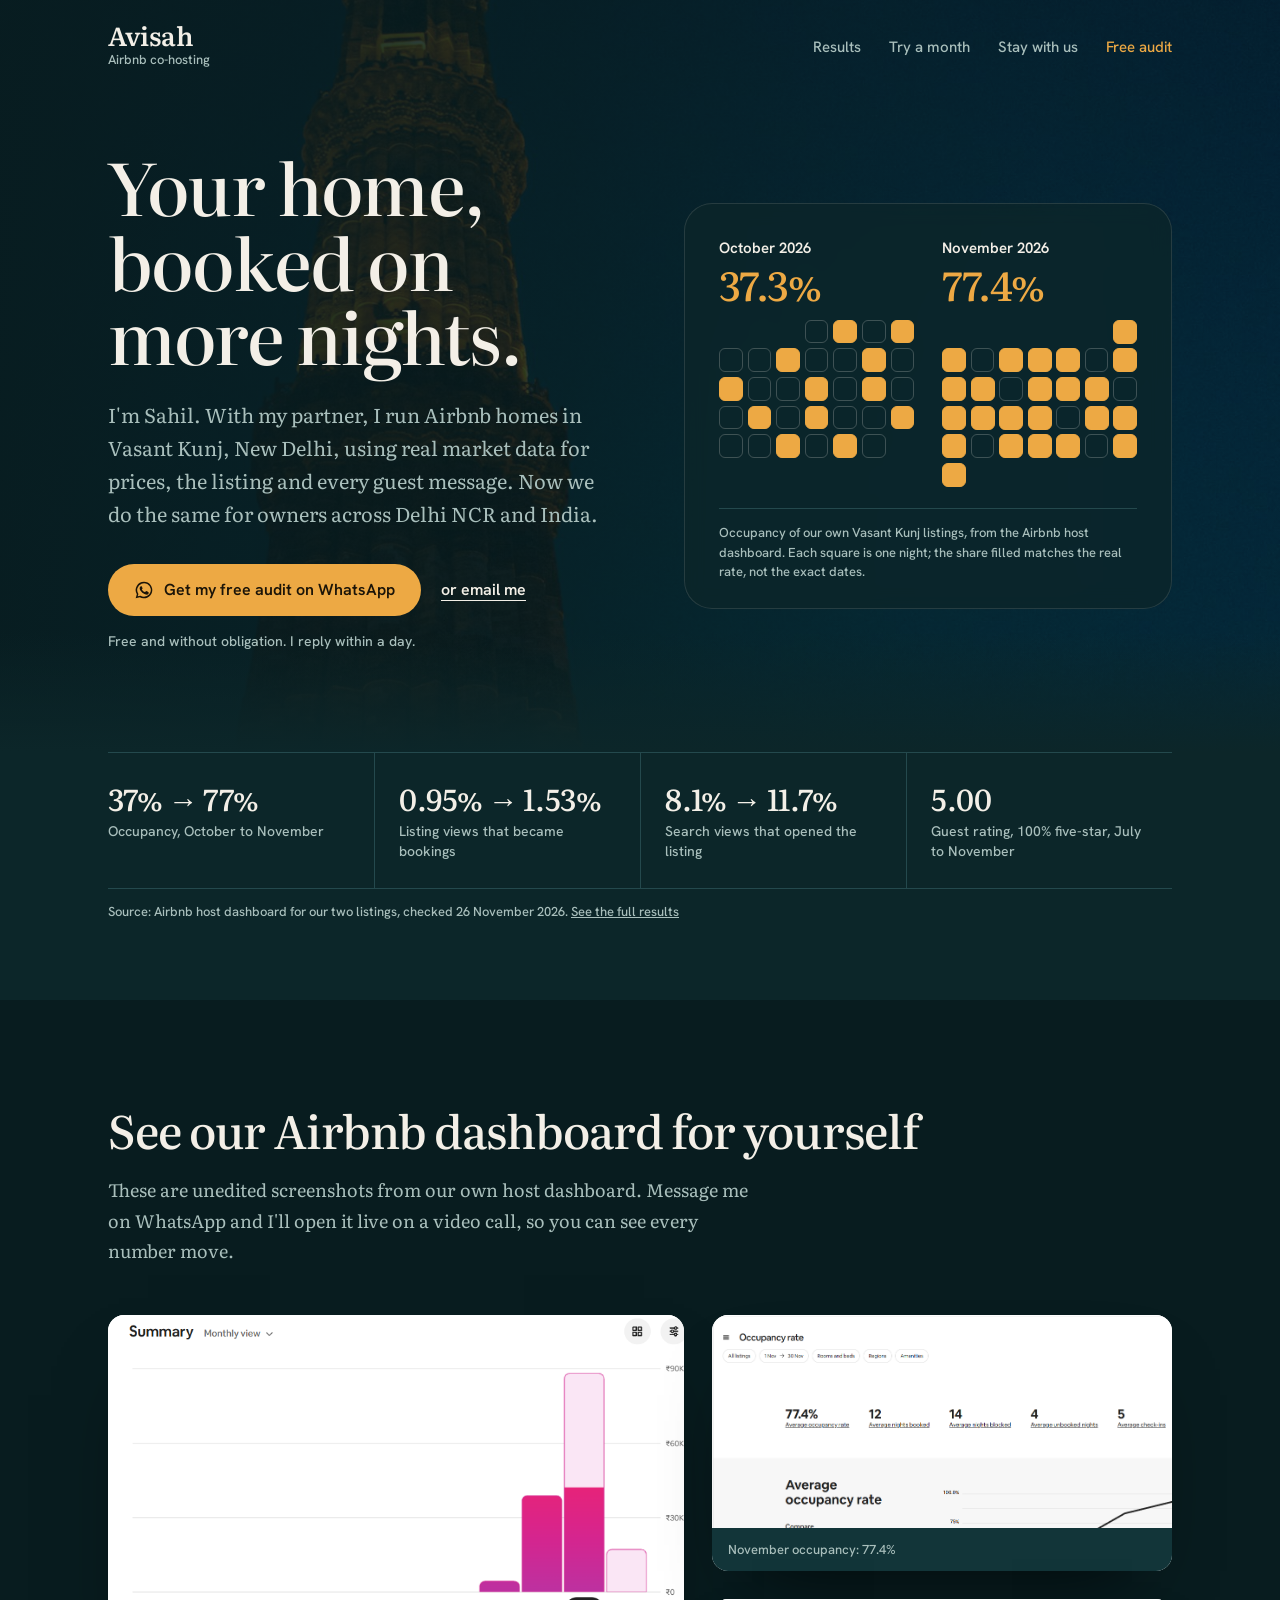
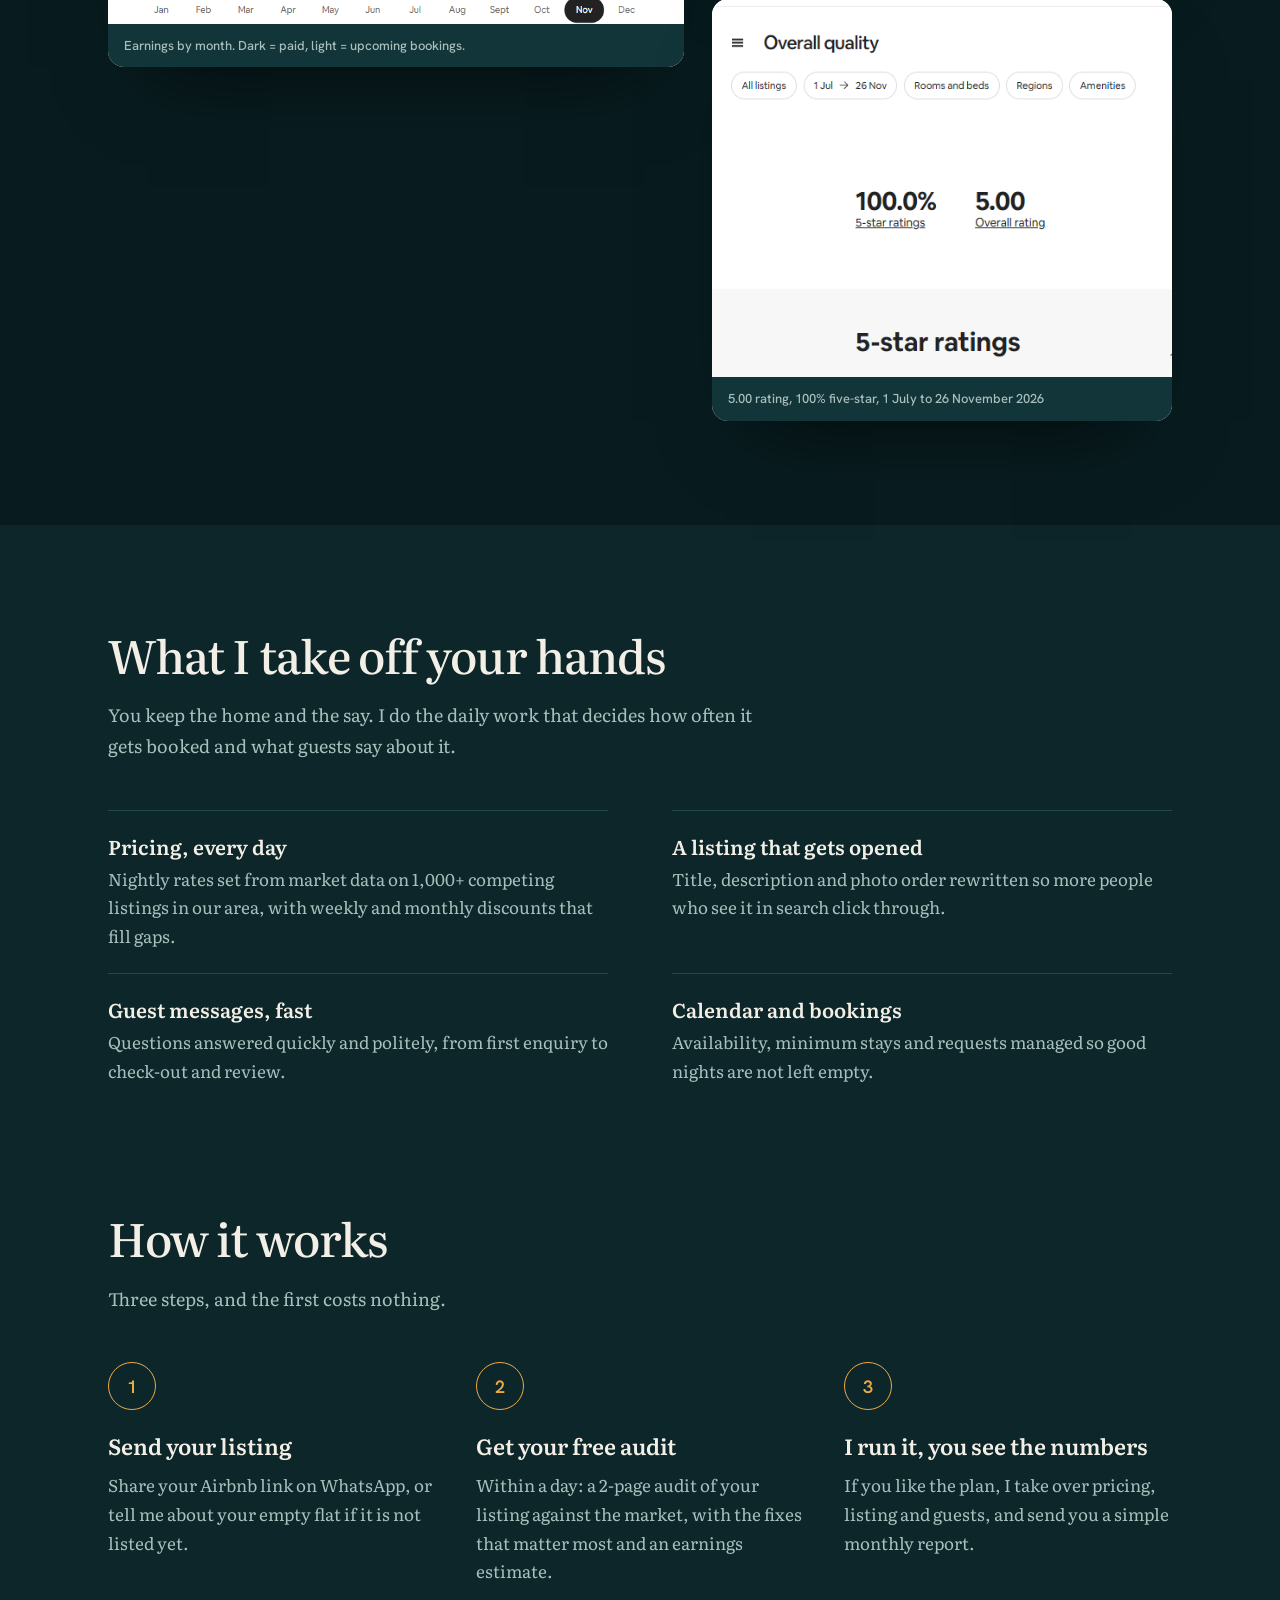
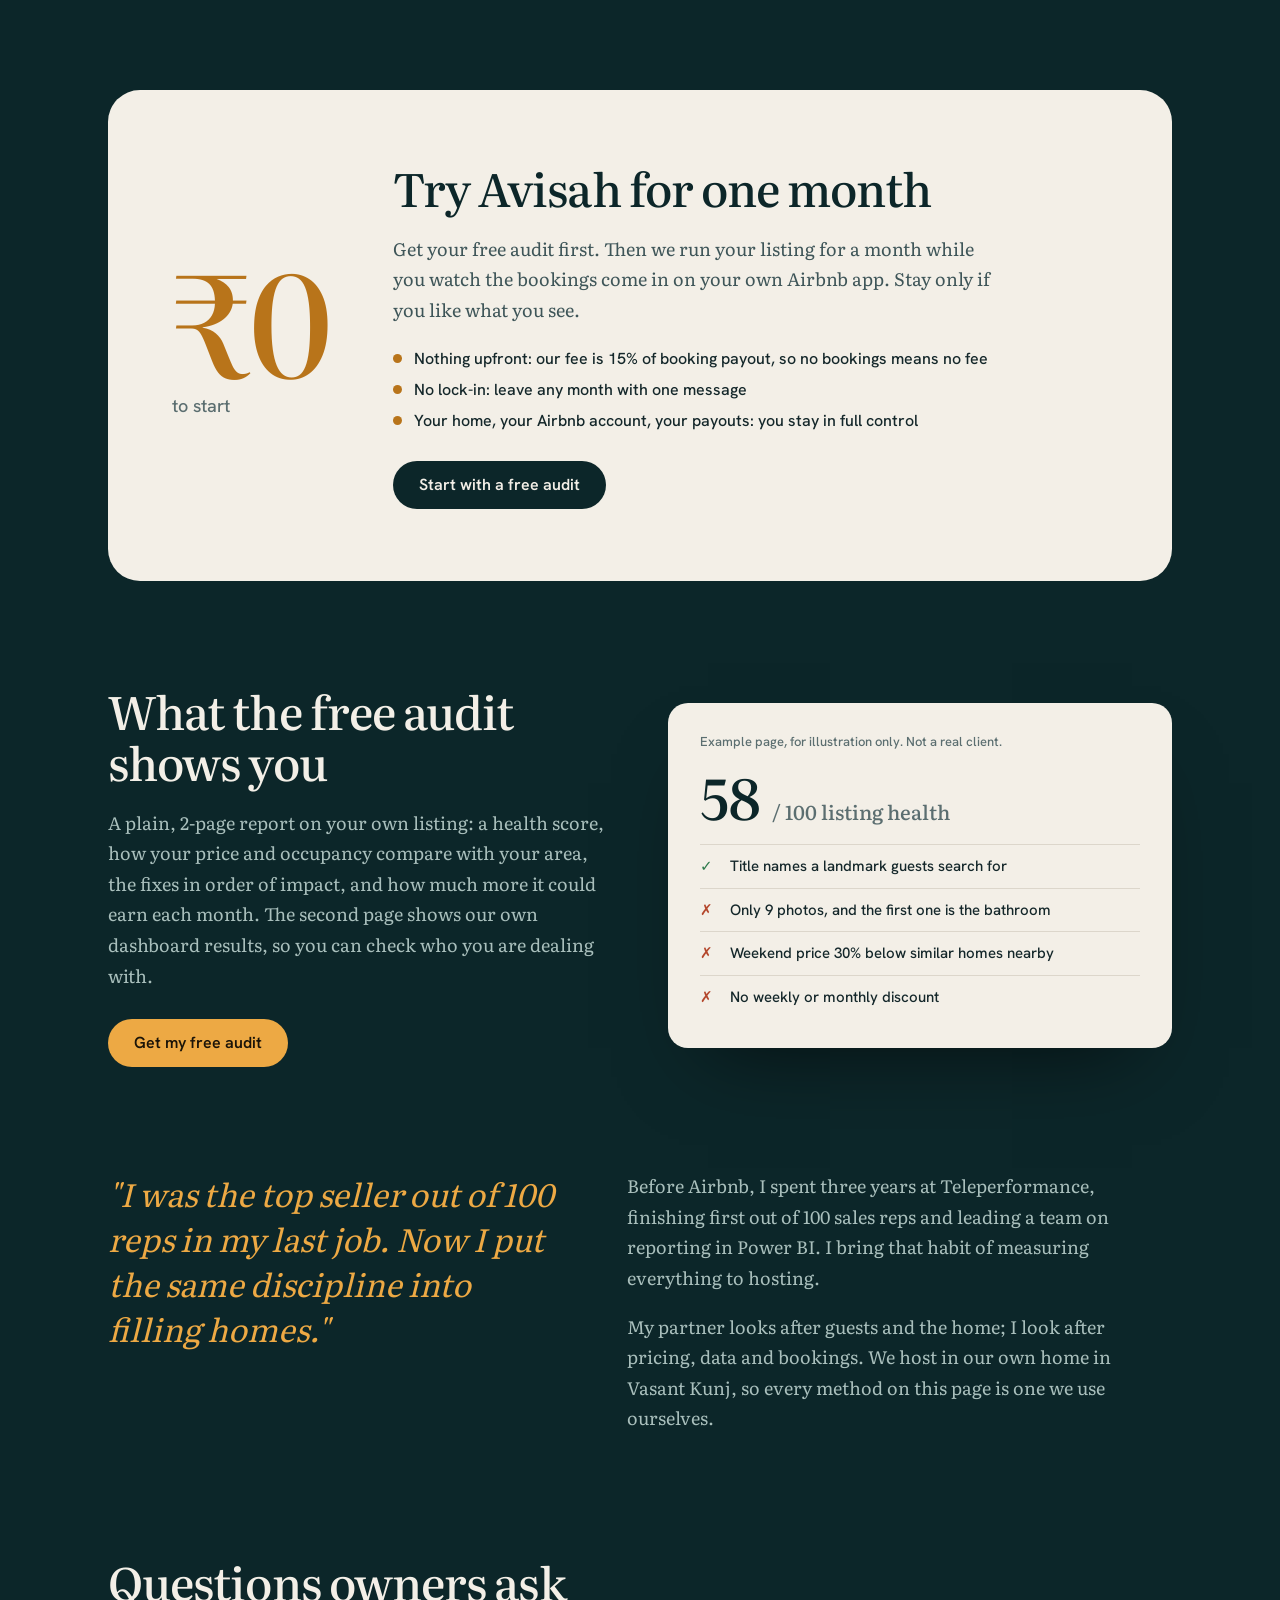
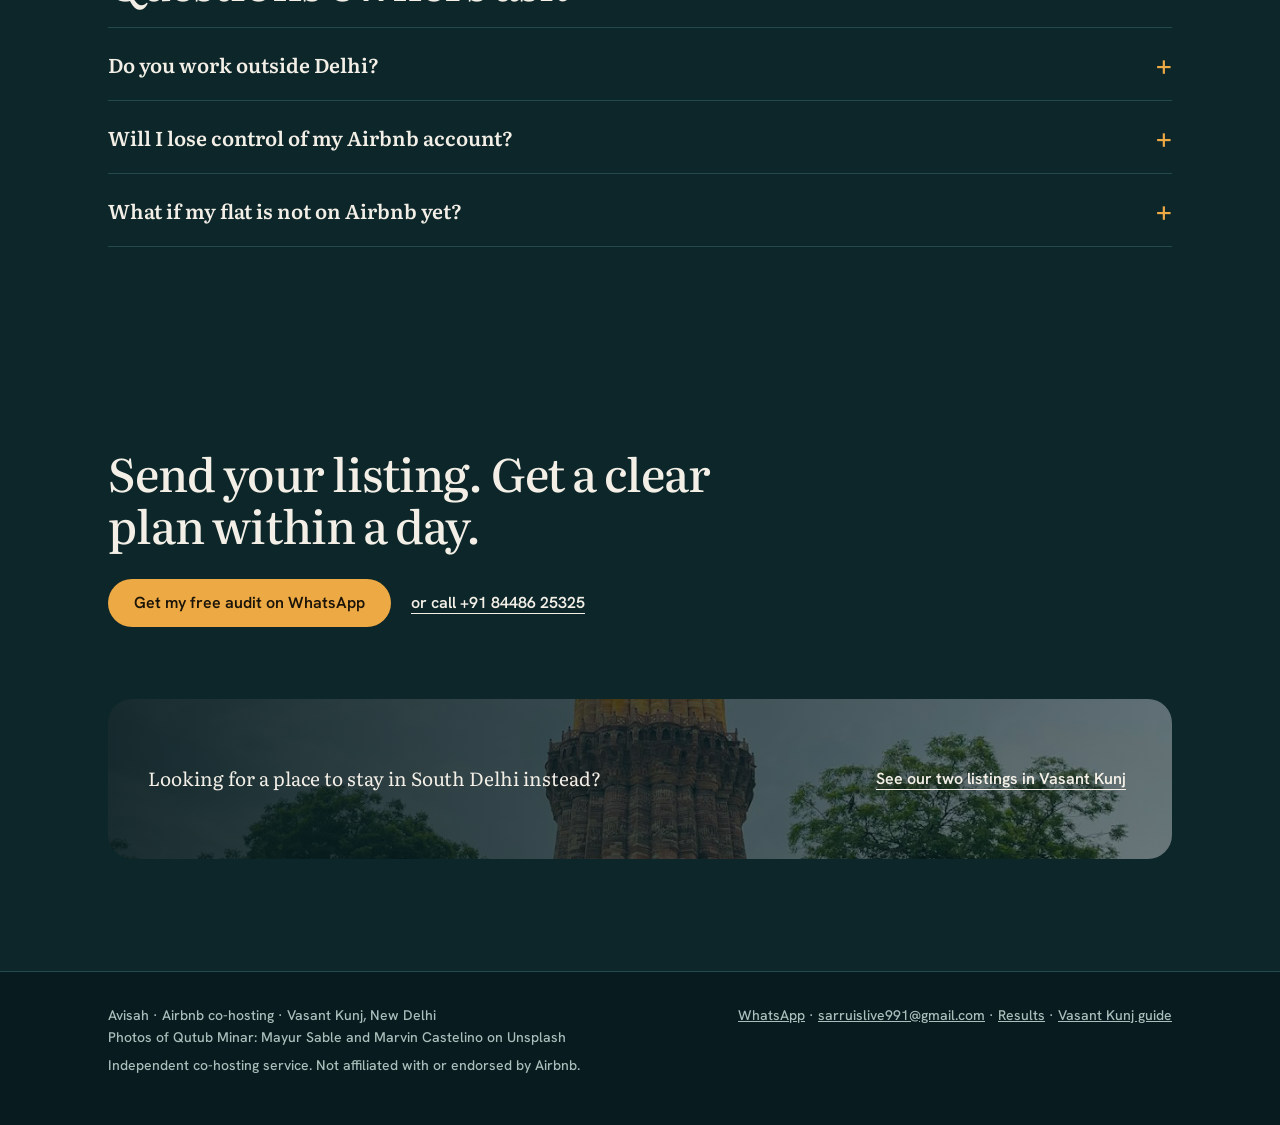
<file: index.html>
<!DOCTYPE html>
<html lang="en">
<head>
<meta charset="utf-8">
<meta name="viewport" content="width=device-width, initial-scale=1">
<title>Avisah — Airbnb Co-Hosting in Delhi · Free Earnings Audit</title>
<meta name="description" content="Avisah co-hosts Airbnb homes in Delhi NCR and across India: data-led pricing, listing and guest care. 15% of booking payout, no lock-in. Free earnings audit.">
<link rel="canonical" href="https://avisahstays.github.io/">
<meta property="og:title" content="Avisah — Airbnb Co-Hosting in Delhi · Free Earnings Audit">
<meta property="og:description" content="Avisah co-hosts Airbnb homes in Delhi NCR and across India: data-led pricing, listing and guest care. 15% of booking payout, no lock-in. Free earnings audit.">
<meta property="og:type" content="website">
<meta property="og:url" content="https://avisahstays.github.io/">
<meta property="og:site_name" content="Avisah">
<link rel="stylesheet" href="/assets/site.css">
<script type="application/ld+json">{"@context": "https://schema.org", "@type": "LocalBusiness", "name": "Avisah — Airbnb Co-Hosting in Delhi · Free Earnings Audit", "description": "Avisah co-hosts Airbnb homes in Delhi NCR and across India: data-led pricing, listing and guest care. 15% of booking payout, no lock-in. Free earnings audit.", "url": "https://avisahstays.github.io/", "inLanguage": "en", "telephone": "+91-84486-25325", "email": "sarruislive991@gmail.com", "areaServed": "India", "address": {"@type": "PostalAddress", "addressLocality": "Vasant Kunj, New Delhi", "addressCountry": "IN"}}</script>
<script type="application/ld+json">{"@context": "https://schema.org", "@type": "FAQPage", "name": "Questions: Avisah — Airbnb Co-Hosting in Delhi · Free Earnings Audit", "url": "https://avisahstays.github.io/", "mainEntity": [{"@type": "Question", "name": "Do you work outside Delhi?", "acceptedAnswer": {"@type": "Answer", "text": "Yes. Pricing, the listing, guest messages and bookings are done remotely anywhere in India. Cleaning and keys need someone local; we arrange that with you before starting."}}, {"@type": "Question", "name": "Will I lose control of my Airbnb account?", "acceptedAnswer": {"@type": "Answer", "text": "No. You add me as a co-host on Airbnb, which you can remove at any time. Payouts keep going to you."}}, {"@type": "Question", "name": "What if my flat is not on Airbnb yet?", "acceptedAnswer": {"@type": "Answer", "text": "Tell me about it on WhatsApp. I will say honestly whether it suits short stays and what it would take to list it."}}]}</script>
</head>
<body class="home">
<header class="masthead"><div class="wrap nav">
  <a class="brand" href="/">Avisah<small>Airbnb co-hosting</small></a>
  <nav><a href="/results/">Results</a><a href="/#fee">Try a month</a><a href="/stay/">Stay with us</a><a class="keep" href="/#audit">Free audit</a></nav>
</div></header>
<main>
<div class="hero-photo">
<div class="wrap hero">
  <div>
    <h1>Your home, booked on more nights.</h1>
    <p class="lede">I'm Sahil. With my partner, I run Airbnb homes in Vasant Kunj, New Delhi, using real market data for prices, the listing and every guest message. Now we do the same for owners across Delhi NCR and India.</p>
    <div class="ctas">
      <a class="btn btn-main" href="https://wa.me/918448625325?text=Hi%20Sahil%2C%20I%27d%20like%20a%20free%20audit%20of%20my%20Airbnb%20listing%3A%20" rel="noopener">
        <svg viewBox="0 0 24 24" aria-hidden="true"><path d="M12 2a10 10 0 0 0-8.6 15.1L2 22l5-1.3A10 10 0 1 0 12 2zm0 18.2a8.2 8.2 0 0 1-4.2-1.2l-.3-.2-3 .8.8-2.9-.2-.3A8.2 8.2 0 1 1 12 20.2zm4.5-6.1c-.2-.1-1.5-.7-1.7-.8s-.4-.1-.6.1-.7.8-.8 1-.3.2-.5.1a6.7 6.7 0 0 1-3.3-2.9c-.3-.4.2-.4.7-1.3a.5.5 0 0 0 0-.4l-.8-1.9c-.2-.5-.4-.4-.6-.4h-.5a1 1 0 0 0-.7.3 3 3 0 0 0-.9 2.2 5.2 5.2 0 0 0 1.1 2.8 11.9 11.9 0 0 0 4.6 4c1.7.7 2.4.8 3.2.7a2.8 2.8 0 0 0 1.8-1.3 2.3 2.3 0 0 0 .2-1.3c-.1-.1-.3-.2-.5-.3z"/></svg>
        Get my free audit on WhatsApp</a>
      <a class="btn btn-quiet" href="mailto:sarruislive991@gmail.com?subject=Free%20Airbnb%20audit">or email me</a>
    </div>
    <p class="note">Free and without obligation. I reply within a day.</p>
  </div>

  <figure class="cal-card" aria-label="Share of nights booked at our own listings: 37.3% in October and 77.4% in November 2026">
    <div class="cals">
      <div class="cal oct">
        <h3>October 2026</h3>
        <p class="pct">37.3%</p>
        <div class="grid" id="oct"></div>
      </div>
      <div class="cal nov">
        <h3>November 2026</h3>
        <p class="pct">77.4%</p>
        <div class="grid" id="nov"></div>
      </div>
    </div>
    <figcaption>Occupancy of our own Vasant Kunj listings, from the Airbnb host dashboard. Each square is one night; the share filled matches the real rate, not the exact dates.</figcaption>
  </figure>
</div>
</div><!-- /hero-photo -->

<div class="wrap">
  <div class="ledger" aria-label="Our results, October to November 2026">
    <div><b>37% → 77%</b><span>Occupancy, October to November</span></div>
    <div><b>0.95% → 1.53%</b><span>Listing views that became bookings</span></div>
    <div><b>8.1% → 11.7%</b><span>Search views that opened the listing</span></div>
    <div><b>5.00</b><span>Guest rating, 100% five-star, July to November</span></div>
  </div>
  <p class="source">Source: Airbnb host dashboard for our two listings, checked 26 November 2026. <a href="/results/">See the full results</a></p>
</div>

<section class="proof" style="margin-top:80px">
  <div class="wrap">
    <h2>See our Airbnb dashboard for yourself</h2>
    <p class="intro">These are unedited screenshots from our own host dashboard. Message me on WhatsApp and I'll open it live on a video call, so you can see every number move.</p>
    <div class="shots">
      <figure class="shot"><img src="/assets/proof/earnings-by-month.png" alt="Airbnb earnings chart by month, rising from September to November 2026" loading="lazy" width="830" height="440"><figcaption>Earnings by month. Dark = paid, light = upcoming bookings.</figcaption></figure>
      <div class="stack">
        <figure class="shot"><img src="/assets/proof/occupancy-nov.png" alt="Airbnb occupancy rate for November 2026: 77.4%" loading="lazy" width="1061" height="490"><figcaption>November occupancy: 77.4%</figcaption></figure>
        <figure class="shot"><img src="/assets/proof/rating.png" alt="Airbnb overall quality: 5.00 rating and 100% five-star ratings" loading="lazy" width="532" height="437"><figcaption>5.00 rating, 100% five-star, 1 July to 26 November 2026</figcaption></figure>
      </div>
    </div>
  </div>
</section>

<section>
  <div class="wrap">
    <h2>What I take off your hands</h2>
    <p class="intro">You keep the home and the say. I do the daily work that decides how often it gets booked and what guests say about it.</p>
    <div class="two">
      <div class="duty"><h3>Pricing, every day</h3><p>Nightly rates set from market data on 1,000+ competing listings in our area, with weekly and monthly discounts that fill gaps.</p></div>
      <div class="duty"><h3>A listing that gets opened</h3><p>Title, description and photo order rewritten so more people who see it in search click through.</p></div>
      <div class="duty"><h3>Guest messages, fast</h3><p>Questions answered quickly and politely, from first enquiry to check-out and review.</p></div>
      <div class="duty"><h3>Calendar and bookings</h3><p>Availability, minimum stays and requests managed so good nights are not left empty.</p></div>
    </div>
  </div>
</section>

<section style="padding-top:0">
  <div class="wrap">
    <h2>How it works</h2>
    <p class="intro">Three steps, and the first costs nothing.</p>
    <div class="steps">
      <div class="step"><h3>Send your listing</h3><p>Share your Airbnb link on WhatsApp, or tell me about your empty flat if it is not listed yet.</p></div>
      <div class="step"><h3>Get your free audit</h3><p>Within a day: a 2-page audit of your listing against the market, with the fixes that matter most and an earnings estimate.</p></div>
      <div class="step"><h3>I run it, you see the numbers</h3><p>If you like the plan, I take over pricing, listing and guests, and send you a simple monthly report.</p></div>
    </div>
  </div>
</section>

<div class="wrap" id="fee">
  <div class="band">
    <div class="fee" aria-hidden="true">₹0<span class="fee-sub">to start</span></div>
    <div>
      <h2>Try Avisah for one month</h2>
      <p>Get your free audit first. Then we run your listing for a month while you watch the bookings come in on your own Airbnb app. Stay only if you like what you see.</p>
      <ul>
        <li>Nothing upfront: our fee is 15% of booking payout, so no bookings means no fee</li>
        <li>No lock-in: leave any month with one message</li>
        <li>Your home, your Airbnb account, your payouts: you stay in full control</li>
      </ul>
      <a class="btn btn-dark" href="https://wa.me/918448625325?text=Hi%20Sahil%2C%20I%27d%20like%20to%20try%20Avisah%20for%20a%20month.%20My%20listing%3A%20" rel="noopener">Start with a free audit</a>
    </div>
  </div>
</div>

<section id="audit">
  <div class="wrap audit">
    <div>
      <h2>What the free audit shows you</h2>
      <p class="intro" style="margin-bottom:28px">A plain, 2-page report on your own listing: a health score, how your price and occupancy compare with your area, the fixes in order of impact, and how much more it could earn each month. The second page shows our own dashboard results, so you can check who you are dealing with.</p>
      <a class="btn btn-main" href="https://wa.me/918448625325?text=Hi%20Sahil%2C%20I%27d%20like%20a%20free%20audit%20of%20my%20Airbnb%20listing%3A%20" rel="noopener">Get my free audit</a>
    </div>
    <div class="sheet" aria-label="Example audit, for illustration only">
      <p class="tag">Example page, for illustration only. Not a real client.</p>
      <div class="score">58 <small>/ 100 listing health</small></div>
      <ul>
        <li><i class="ok">✓</i>Title names a landmark guests search for</li>
        <li><i class="no">✗</i>Only 9 photos, and the first one is the bathroom</li>
        <li><i class="no">✗</i>Weekend price 30% below similar homes nearby</li>
        <li><i class="no">✗</i>No weekly or monthly discount</li>
      </ul>
    </div>
  </div>
</section>

<section style="padding-top:0">
  <div class="wrap about">
    <blockquote>"I was the top seller out of 100 reps in my last job. Now I put the same discipline into filling homes."</blockquote>
    <div>
      <p>Before Airbnb, I spent three years at Teleperformance, finishing first out of 100 sales reps and leading a team on reporting in Power BI. I bring that habit of measuring everything to hosting.</p>
      <p>My partner looks after guests and the home; I look after pricing, data and bookings. We host in our own home in Vasant Kunj, so every method on this page is one we use ourselves.</p>
    </div>
  </div>
</section>

<section style="padding-top:0">
  <div class="wrap">
    <h2>Questions owners ask</h2>
    <details><summary>Do you work outside Delhi?</summary><p>Yes. Pricing, the listing, guest messages and bookings are done remotely anywhere in India. Cleaning and keys need someone local; we arrange that with you before starting.</p></details>
    <details><summary>Will I lose control of my Airbnb account?</summary><p>No. You add me as a co-host on Airbnb, which you can remove at any time. Payouts keep going to you.</p></details>
    <details><summary>What if my flat is not on Airbnb yet?</summary><p>Tell me about it on WhatsApp. I will say honestly whether it suits short stays and what it would take to list it.</p></details>
  </div>
</section>

<div class="wrap close">
  <h2>Send your listing. Get a clear plan within a day.</h2>
  <div class="ctas" style="display:flex;gap:14px;flex-wrap:wrap;margin-top:28px">
    <a class="btn btn-main" href="https://wa.me/918448625325?text=Hi%20Sahil%2C%20I%27d%20like%20a%20free%20audit%20of%20my%20Airbnb%20listing%3A%20" rel="noopener">Get my free audit on WhatsApp</a>
    <a class="btn btn-quiet" href="tel:+918448625325">or call +91 84486 25325</a>
  </div>
  <div class="travel">
    <p>Looking for a place to stay in South Delhi instead?</p>
    <a class="btn btn-quiet" href="/stay/">See our two listings in Vasant Kunj</a>
  </div>
</div>
<script>
// Fill each month's grid with one square per night; the booked share matches the real occupancy rate.
function month(id, days, startDay, rate){
  const g = document.getElementById(id);
  for(let i=0;i<startDay;i++){ const s=document.createElement('div'); s.style.visibility='hidden'; g.appendChild(s); }
  const booked = Math.round(days * rate);
  // spread booked nights evenly so the pattern reads as a share, not as real dates
  const on = new Set(); for(let k=0;k<booked;k++) on.add(Math.floor((k+0.5)*days/booked));
  let n=0;
  for(let d=0; d<days; d++){
    const c=document.createElement('div'); c.className='night'+(on.has(d)?' on':'');
    if(on.has(d)) c.style.setProperty('--i', n++);
    g.appendChild(c);
  }
}
month('oct', 31, 3, 0.373); // 1 Oct 2026 is a Thursday (grid starts Monday)
month('nov', 30, 6, 0.774); // 1 Nov 2026 is a Sunday
</script>

</main>
<footer>
  <div class="wrap">
    <span>Avisah · Airbnb co-hosting · Vasant Kunj, New Delhi<br>Photos of Qutub Minar: Mayur Sable and Marvin Castelino on Unsplash<span class="foot-note">Independent co-hosting service. Not affiliated with or endorsed by Airbnb.</span></span>
    <span><a href="https://wa.me/918448625325">WhatsApp</a> · <a href="mailto:sarruislive991@gmail.com">sarruislive991@gmail.com</a> · <a href="/results/">Results</a> · <a href="/stay/vasant-kunj/">Vasant Kunj guide</a></span>
  </div>
</footer>
</body>
</html>
</file>
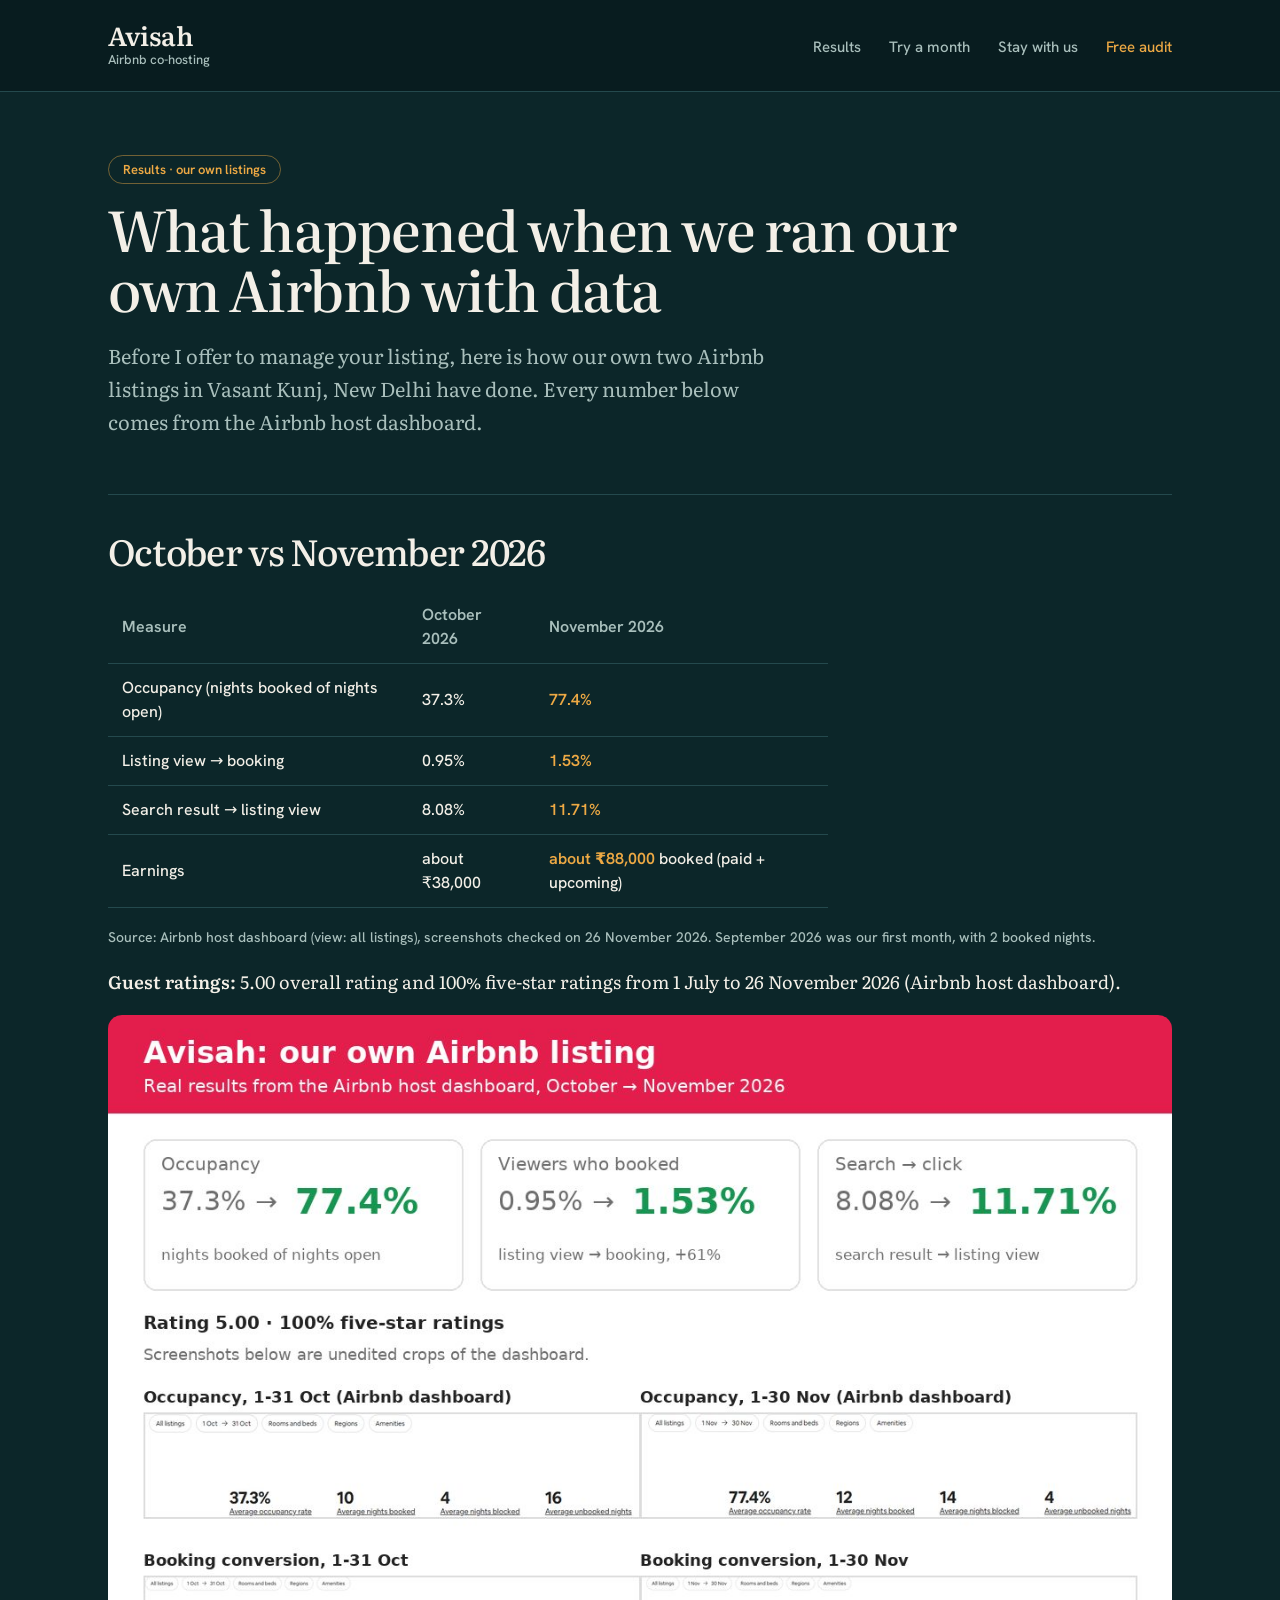
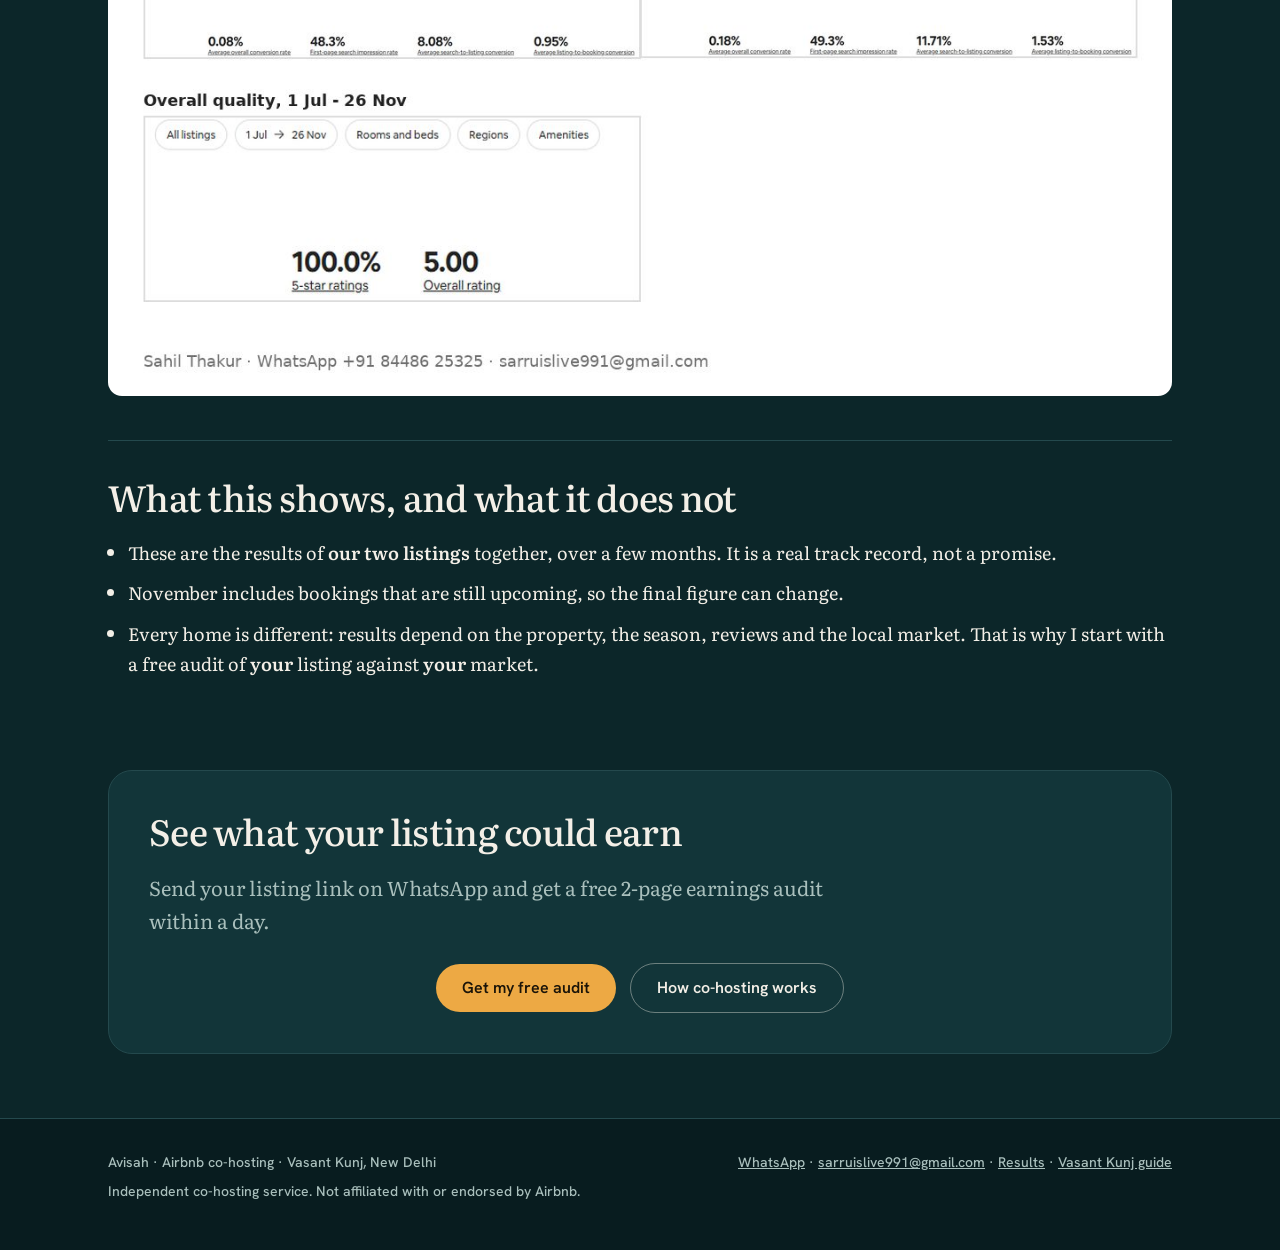
<file: results/index.html>
<!DOCTYPE html>
<html lang="en">
<head>
<meta charset="utf-8">
<meta name="viewport" content="width=device-width, initial-scale=1">
<title>Results from our own Airbnb listings in Vasant Kunj | Avisah</title>
<meta name="description" content="Real numbers from the Airbnb host dashboard: occupancy 37.3% to 77.4% from October to November 2026, and a 5.00 rating. What it shows and what it does not.">
<link rel="canonical" href="https://avisahstays.github.io/results/">
<meta property="og:title" content="Results from our own Airbnb listings in Vasant Kunj | Avisah">
<meta property="og:description" content="Real numbers from the Airbnb host dashboard: occupancy 37.3% to 77.4% from October to November 2026, and a 5.00 rating. What it shows and what it does not.">
<meta property="og:type" content="website">
<meta property="og:url" content="https://avisahstays.github.io/results/">
<meta property="og:site_name" content="Avisah">
<link rel="stylesheet" href="/assets/site.css">
<script type="application/ld+json">{"@context": "https://schema.org", "@type": "WebPage", "name": "Results from our own Airbnb listings in Vasant Kunj | Avisah", "description": "Real numbers from the Airbnb host dashboard: occupancy 37.3% to 77.4% from October to November 2026, and a 5.00 rating. What it shows and what it does not.", "url": "https://avisahstays.github.io/results/", "inLanguage": "en", "publisher": {"@type": "Organization", "name": "Avisah"}}</script>
</head>
<body class="inner">
<header class="masthead"><div class="wrap nav">
  <a class="brand" href="/">Avisah<small>Airbnb co-hosting</small></a>
  <nav><a href="/results/">Results</a><a href="/#fee">Try a month</a><a href="/stay/">Stay with us</a><a class="keep" href="/#audit">Free audit</a></nav>
</div></header>
<main class="wrap page">
<section>
    <span class="eyebrow">Results · our own listings</span>
    <h1>What happened when we ran our own Airbnb with data</h1>
    <p class="lead">Before I offer to manage your listing, here is how our own two Airbnb listings in Vasant Kunj, New Delhi have done.
      Every number below comes from the Airbnb host dashboard.</p>
  </section>

  <section>
    <h2>October vs November 2026</h2>
    <table class="results">
      <thead><tr><th>Measure</th><th>October 2026</th><th>November 2026</th></tr></thead>
      <tbody>
        <tr><td>Occupancy (nights booked of nights open)</td><td>37.3%</td><td><b>77.4%</b></td></tr>
        <tr><td>Listing view → booking</td><td>0.95%</td><td><b>1.53%</b></td></tr>
        <tr><td>Search result → listing view</td><td>8.08%</td><td><b>11.71%</b></td></tr>
        <tr><td>Earnings</td><td>about ₹38,000</td><td><b>about ₹88,000</b> booked (paid + upcoming)</td></tr>
      </tbody>
    </table>
    <p class="small">Source: Airbnb host dashboard (view: all listings), screenshots checked on 26 November 2026. September 2026 was our
      first month, with 2 booked nights.</p>
    <p><b>Guest ratings:</b> 5.00 overall rating and 100% five-star ratings from 1 July to 26 November 2026
      (Airbnb host dashboard).</p>
    <img class="proof-card" src="/assets/results-card.jpg" width="1200" height="1200"
         alt="Avisah results card: occupancy 37.3% to 77.4%, listing-view-to-booking 0.95% to 1.53%, search-to-click 8.08% to 11.71%, rating 5.00, with crops of the Airbnb host dashboard">
  </section>

  <section>
    <h2>What this shows, and what it does not</h2>
    <ul class="proof">
      <li>These are the results of <b>our two listings</b> together, over a few months. It is a real track record, not a promise.</li>
      <li>November includes bookings that are still upcoming, so the final figure can change.</li>
      <li>Every home is different: results depend on the property, the season, reviews and the local market.
        That is why I start with a free audit of <b>your</b> listing against <b>your</b> market.</li>
    </ul>
  </section>

  <div class="final">
    <h2>See what your listing could earn</h2>
    <p class="lead">Send your listing link on WhatsApp and get a free 2-page earnings audit within a day.</p>
    <div class="btns" style="justify-content:center">
      <a class="btn btn-main" href="https://wa.me/918448625325?text=Hi%20Sahil%2C%20I%27d%20like%20a%20free%20Airbnb%20earnings%20audit.%20My%20listing%20link%3A%20" target="_blank" rel="noopener">Get my free audit</a>
      <a class="btn btn-ghost" href="/">How co-hosting works</a>
    </div>
  </div>

</main>
<footer>
  <div class="wrap">
    <span>Avisah · Airbnb co-hosting · Vasant Kunj, New Delhi<span class="foot-note">Independent co-hosting service. Not affiliated with or endorsed by Airbnb.</span></span>
    <span><a href="https://wa.me/918448625325">WhatsApp</a> · <a href="mailto:sarruislive991@gmail.com">sarruislive991@gmail.com</a> · <a href="/results/">Results</a> · <a href="/stay/vasant-kunj/">Vasant Kunj guide</a></span>
  </div>
</footer>
</body>
</html>
</file>
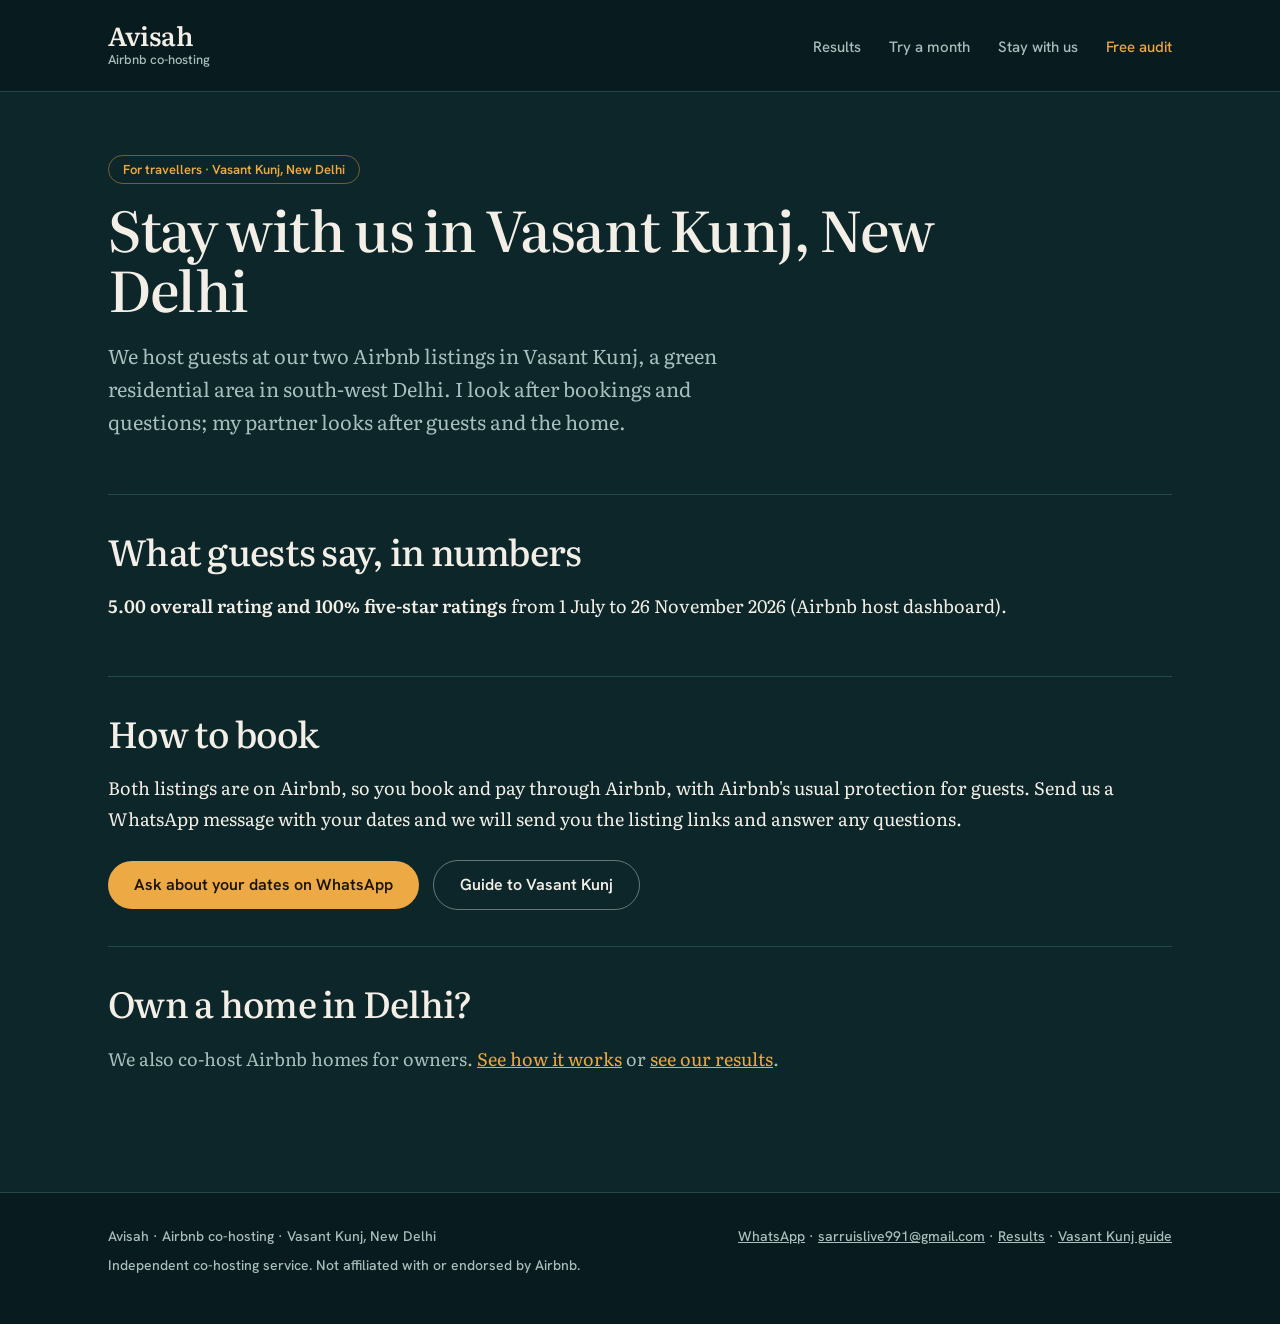
<file: stay/index.html>
<!DOCTYPE html>
<html lang="en">
<head>
<meta charset="utf-8">
<meta name="viewport" content="width=device-width, initial-scale=1">
<title>Stay in Vasant Kunj, New Delhi | Avisah</title>
<meta name="description" content="Stay at our two Airbnb listings in Vasant Kunj, south-west Delhi. Rated 5.00 (1 Jul to 26 Nov 2026). Book on Airbnb; ask about your dates on WhatsApp.">
<link rel="canonical" href="https://avisahstays.github.io/stay/">
<meta property="og:title" content="Stay in Vasant Kunj, New Delhi | Avisah">
<meta property="og:description" content="Stay at our two Airbnb listings in Vasant Kunj, south-west Delhi. Rated 5.00 (1 Jul to 26 Nov 2026). Book on Airbnb; ask about your dates on WhatsApp.">
<meta property="og:type" content="website">
<meta property="og:url" content="https://avisahstays.github.io/stay/">
<meta property="og:site_name" content="Avisah">
<link rel="stylesheet" href="/assets/site.css">
<script type="application/ld+json">{"@context": "https://schema.org", "@type": "WebPage", "name": "Stay in Vasant Kunj, New Delhi | Avisah", "description": "Stay at our two Airbnb listings in Vasant Kunj, south-west Delhi. Rated 5.00 (1 Jul to 26 Nov 2026). Book on Airbnb; ask about your dates on WhatsApp.", "url": "https://avisahstays.github.io/stay/", "inLanguage": "en", "publisher": {"@type": "Organization", "name": "Avisah"}}</script>
</head>
<body class="inner">
<header class="masthead"><div class="wrap nav">
  <a class="brand" href="/">Avisah<small>Airbnb co-hosting</small></a>
  <nav><a href="/results/">Results</a><a href="/#fee">Try a month</a><a href="/stay/">Stay with us</a><a class="keep" href="/#audit">Free audit</a></nav>
</div></header>
<main class="wrap page">
<section>
    <span class="eyebrow">For travellers · Vasant Kunj, New Delhi</span>
    <h1>Stay with us in Vasant Kunj, New Delhi</h1>
    <p class="lead">We host guests at our two Airbnb listings in Vasant Kunj, a green residential area in south-west Delhi.
      I look after bookings and questions; my partner looks after guests and the home.</p>
  </section>

  <section>
    <h2>What guests say, in numbers</h2>
    <p><b>5.00 overall rating and 100% five-star ratings</b> from 1 July to 26 November 2026 (Airbnb host dashboard).</p>
  </section>

  <section>
    <h2>How to book</h2>
    <p>Both listings are on Airbnb, so you book and pay through Airbnb, with Airbnb's usual protection for guests.
      Send us a WhatsApp message with your dates and we will send you the listing links and answer any questions.</p>
    <div class="btns">
      <a class="btn btn-main" href="https://wa.me/918448625325?text=Hi%2C%20I%27d%20like%20to%20stay%20at%20your%20Vasant%20Kunj%20home.%20My%20dates%3A%20" target="_blank" rel="noopener">Ask about your dates on WhatsApp</a>
      <a class="btn btn-ghost" href="/stay/vasant-kunj/">Guide to Vasant Kunj</a>
    </div>
  </section>

  <section>
    <h2>Own a home in Delhi?</h2>
    <p class="muted">We also co-host Airbnb homes for owners. <a href="/">See how it works</a> or
      <a href="/results/">see our results</a>.</p>
  </section>

</main>
<footer>
  <div class="wrap">
    <span>Avisah · Airbnb co-hosting · Vasant Kunj, New Delhi<span class="foot-note">Independent co-hosting service. Not affiliated with or endorsed by Airbnb.</span></span>
    <span><a href="https://wa.me/918448625325">WhatsApp</a> · <a href="mailto:sarruislive991@gmail.com">sarruislive991@gmail.com</a> · <a href="/results/">Results</a> · <a href="/stay/vasant-kunj/">Vasant Kunj guide</a></span>
  </div>
</footer>
</body>
</html>
</file>
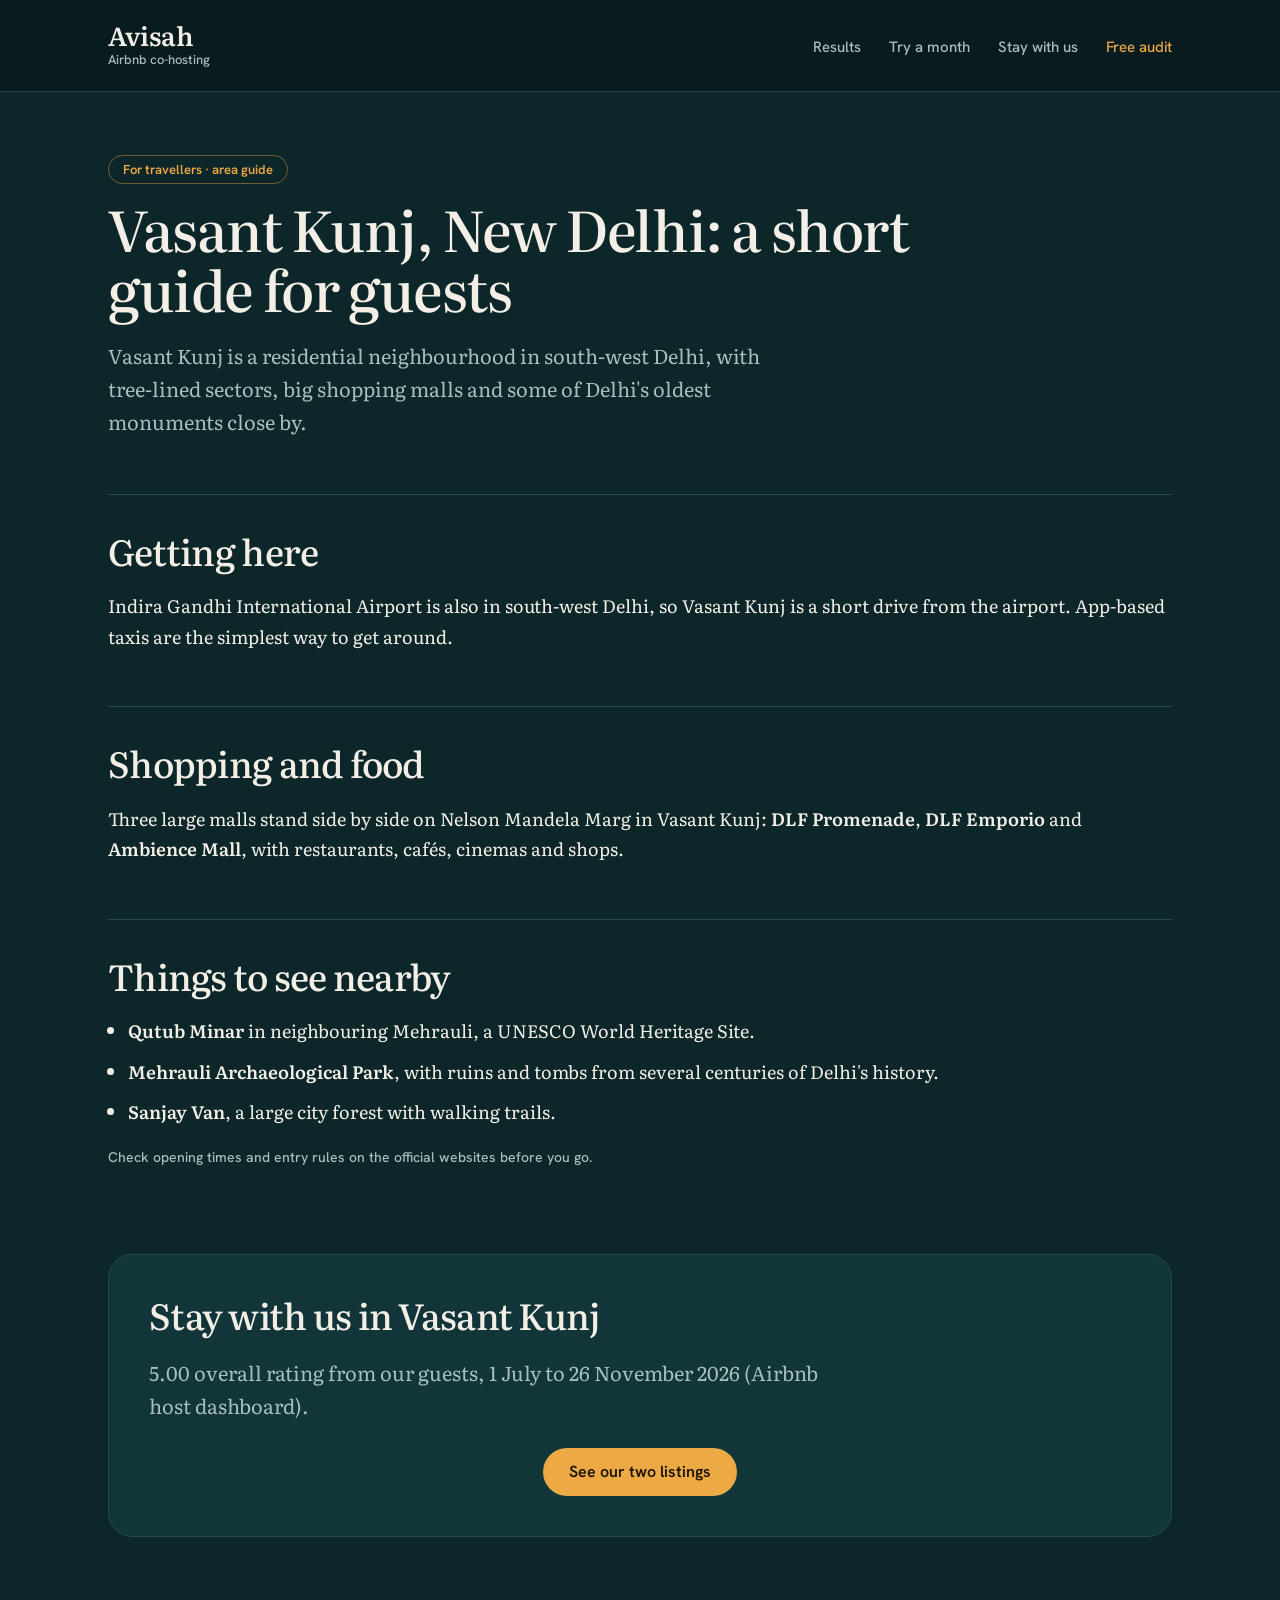
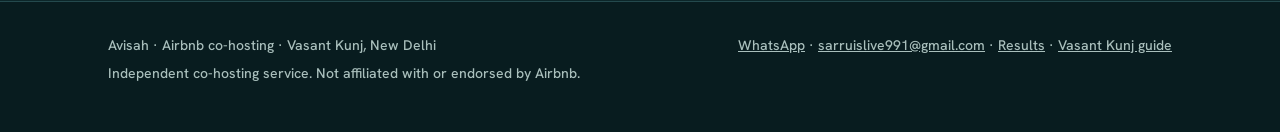
<file: stay/vasant-kunj/index.html>
<!DOCTYPE html>
<html lang="en">
<head>
<meta charset="utf-8">
<meta name="viewport" content="width=device-width, initial-scale=1">
<title>Vasant Kunj, New Delhi: a short guide for guests | Avisah</title>
<meta name="description" content="Vasant Kunj for visitors: getting here from the airport, the malls on Nelson Mandela Marg, and Qutub Minar, Mehrauli Archaeological Park and Sanjay Van nearby.">
<link rel="canonical" href="https://avisahstays.github.io/stay/vasant-kunj/">
<meta property="og:title" content="Vasant Kunj, New Delhi: a short guide for guests | Avisah">
<meta property="og:description" content="Vasant Kunj for visitors: getting here from the airport, the malls on Nelson Mandela Marg, and Qutub Minar, Mehrauli Archaeological Park and Sanjay Van nearby.">
<meta property="og:type" content="article">
<meta property="og:url" content="https://avisahstays.github.io/stay/vasant-kunj/">
<meta property="og:site_name" content="Avisah">
<link rel="stylesheet" href="/assets/site.css">
<script type="application/ld+json">{"@context": "https://schema.org", "@type": "Article", "name": "Vasant Kunj, New Delhi: a short guide for guests | Avisah", "description": "Vasant Kunj for visitors: getting here from the airport, the malls on Nelson Mandela Marg, and Qutub Minar, Mehrauli Archaeological Park and Sanjay Van nearby.", "url": "https://avisahstays.github.io/stay/vasant-kunj/", "inLanguage": "en", "publisher": {"@type": "Organization", "name": "Avisah"}, "headline": "Vasant Kunj, New Delhi: a short guide for guests | Avisah", "dateModified": "2026-11-26"}</script>
</head>
<body class="inner">
<header class="masthead"><div class="wrap nav">
  <a class="brand" href="/">Avisah<small>Airbnb co-hosting</small></a>
  <nav><a href="/results/">Results</a><a href="/#fee">Try a month</a><a href="/stay/">Stay with us</a><a class="keep" href="/#audit">Free audit</a></nav>
</div></header>
<main class="wrap page">
<section>
    <span class="eyebrow">For travellers · area guide</span>
    <h1>Vasant Kunj, New Delhi: a short guide for guests</h1>
    <p class="lead">Vasant Kunj is a residential neighbourhood in south-west Delhi, with tree-lined sectors, big
      shopping malls and some of Delhi's oldest monuments close by.</p>
  </section>

  <section>
    <h2>Getting here</h2>
    <p>Indira Gandhi International Airport is also in south-west Delhi, so Vasant Kunj is a short drive from the
      airport. App-based taxis are the simplest way to get around.</p>
  </section>

  <section>
    <h2>Shopping and food</h2>
    <p>Three large malls stand side by side on Nelson Mandela Marg in Vasant Kunj: <b>DLF Promenade</b>,
      <b>DLF Emporio</b> and <b>Ambience Mall</b>, with restaurants, cafés, cinemas and shops.</p>
  </section>

  <section>
    <h2>Things to see nearby</h2>
    <ul class="proof">
      <li><b>Qutub Minar</b> in neighbouring Mehrauli, a UNESCO World Heritage Site.</li>
      <li><b>Mehrauli Archaeological Park</b>, with ruins and tombs from several centuries of Delhi's history.</li>
      <li><b>Sanjay Van</b>, a large city forest with walking trails.</li>
    </ul>
    <p class="small">Check opening times and entry rules on the official websites before you go.</p>
  </section>

  <div class="final">
    <h2>Stay with us in Vasant Kunj</h2>
    <p class="lead">5.00 overall rating from our guests, 1 July to 26 November 2026 (Airbnb host dashboard).</p>
    <div class="btns" style="justify-content:center">
      <a class="btn btn-main" href="/stay/">See our two listings</a>
    </div>
  </div>

</main>
<footer>
  <div class="wrap">
    <span>Avisah · Airbnb co-hosting · Vasant Kunj, New Delhi<span class="foot-note">Independent co-hosting service. Not affiliated with or endorsed by Airbnb.</span></span>
    <span><a href="https://wa.me/918448625325">WhatsApp</a> · <a href="mailto:sarruislive991@gmail.com">sarruislive991@gmail.com</a> · <a href="/results/">Results</a> · <a href="/stay/vasant-kunj/">Vasant Kunj guide</a></span>
  </div>
</footer>
</body>
</html>
</file>
<file: assets/site.css>
/* Avisah site style, from Sahil's approved design avisah-elite (26 Nov 2026), plus header, inner pages and Related links. */
/* Fonts hosted on this site (SIL Open Font License): Literata and Hanken Grotesk, Latin and Latin Extended. */
@font-face{font-family:'Literata';font-style:normal;font-weight:400 600;font-display:swap;src:url(/assets/fonts/literata-latin-ext.woff2) format('woff2');unicode-range:U+0100-02BA, U+02BD-02C5, U+02C7-02CC, U+02CE-02D7, U+02DD-02FF, U+0304, U+0308, U+0329, U+1D00-1DBF, U+1E00-1E9F, U+1EF2-1EFF, U+2020, U+20A0-20AB, U+20AD-20C4, U+2113, U+2C60-2C7F, U+A720-A7FF}
@font-face{font-family:'Literata';font-style:normal;font-weight:400 600;font-display:swap;src:url(/assets/fonts/literata-latin.woff2) format('woff2');unicode-range:U+0000-00FF, U+0131, U+0152-0153, U+02BB-02BC, U+02C6, U+02DA, U+02DC, U+0304, U+0308, U+0329, U+2000-206F, U+20AC, U+2122, U+2191, U+2193, U+2212, U+2215, U+FEFF, U+FFFD}
@font-face{font-family:'Hanken Grotesk';font-style:normal;font-weight:500 600;font-display:swap;src:url(/assets/fonts/hanken-grotesk-latin-ext.woff2) format('woff2');unicode-range:U+0100-02BA, U+02BD-02C5, U+02C7-02CC, U+02CE-02D7, U+02DD-02FF, U+0304, U+0308, U+0329, U+1D00-1DBF, U+1E00-1E9F, U+1EF2-1EFF, U+2020, U+20A0-20AB, U+20AD-20C4, U+2113, U+2C60-2C7F, U+A720-A7FF}
@font-face{font-family:'Hanken Grotesk';font-style:normal;font-weight:500 600;font-display:swap;src:url(/assets/fonts/hanken-grotesk-latin.woff2) format('woff2');unicode-range:U+0000-00FF, U+0131, U+0152-0153, U+02BB-02BC, U+02C6, U+02DA, U+02DC, U+0304, U+0308, U+0329, U+2000-206F, U+20AC, U+2122, U+2191, U+2193, U+2212, U+2215, U+FEFF, U+FFFD}
:root{
  --night:#0C2629;     /* page: Delhi dusk teal */
  --deep:#081C1F;      /* lower bands */
  --panel:#123539;     /* raised panels */
  --teal:#1F7A80;      /* peacock, buttons */
  --teal-ink:#186469;
  --marigold:#EDA944;  /* booked nights, highlights */
  --ink:#F3EFE7;       /* text on dark */
  --stone:#A9BFBC;     /* secondary text */
  --mist:#123539;
  --line:#24494D;
  --white:#F3EFE7;
  --serif:"Literata", Georgia, "Times New Roman", serif;
  --sans:"Hanken Grotesk", "Segoe UI", system-ui, sans-serif;
}
*{box-sizing:border-box}
html{scroll-behavior:smooth}
body{margin:0;background:var(--night);color:var(--ink);font:400 18px/1.7 var(--serif);-webkit-font-smoothing:antialiased}
a{color:inherit}
:focus-visible{outline:3px solid var(--marigold);outline-offset:3px;border-radius:4px}
.wrap{max-width:1120px;margin:0 auto;padding:0 28px}

/* nav */
.nav{display:flex;align-items:center;justify-content:space-between;padding-block:22px}
.brand{font:600 26px/1 var(--serif);letter-spacing:-.01em;text-decoration:none;color:var(--ink)}
.brand small{display:block;font:500 13px/1.3 var(--sans);color:var(--stone);letter-spacing:0;margin-top:4px}
.nav nav a{font:500 15px var(--sans);text-decoration:none;color:var(--stone);margin-left:28px}
.nav nav a:hover{color:var(--marigold)}

/* buttons */
.btn{display:inline-flex;align-items:center;gap:10px;font:600 16px/1 var(--sans);text-decoration:none;border-radius:999px;padding:16px 26px;transition:background .2s}
.btn-main{background:var(--marigold);color:#1B1408}
.btn-main:hover{background:#F4BC63}
.btn-quiet{color:var(--ink);padding:16px 6px;text-decoration:underline;text-underline-offset:5px;text-decoration-thickness:1px}
.btn svg{width:20px;height:20px;fill:currentColor}

/* hero */
.hero-photo{position:relative;background:linear-gradient(90deg,rgba(8,28,31,.96) 0%,rgba(8,28,31,.82) 45%,rgba(8,28,31,.45) 100%),url('/assets/photos/qutub-minar-hero.jpg') center 40%/cover no-repeat,var(--deep)}
.hero-photo::after{content:"";position:absolute;inset:auto 0 0 0;height:120px;background:linear-gradient(transparent,var(--night))}
.hero-photo .wrap{position:relative;z-index:1}
.hero{display:grid;grid-template-columns:1.05fr 1fr;gap:64px;align-items:center;padding-block:56px 88px}
.hero h1{font:500 clamp(44px,5.6vw,72px)/1.04 var(--serif);letter-spacing:-.025em;margin:0 0 26px;color:var(--ink)}
.hero p.lede{font-size:20px;line-height:1.65;color:var(--stone);max-width:30em;margin:0 0 34px}
.hero .ctas{display:flex;flex-wrap:wrap;gap:14px;align-items:center}
.hero .note{font:500 14px var(--sans);color:var(--stone);margin-top:16px}

/* calendars: the one memorable element */
.cal-card{background:rgba(12,38,41,.78);backdrop-filter:blur(10px);-webkit-backdrop-filter:blur(10px);border:1px solid rgba(243,239,231,.12);border-radius:28px;padding:34px 34px 26px;margin:0}
.cals{display:grid;grid-template-columns:1fr 1fr;gap:28px}
.cal h3{font:600 15px var(--sans);margin:0 0 4px;color:var(--ink)}
.cal .pct{font:500 40px/1.1 var(--serif);color:var(--marigold);margin:0 0 14px;letter-spacing:-.02em}
.grid{display:grid;grid-template-columns:repeat(7,1fr);gap:5px}
.night{aspect-ratio:1;border-radius:6px;background:transparent;border:1px solid rgba(243,239,231,.22)}
.night.on{background:var(--marigold);border-color:var(--marigold)}
.cal-card figcaption{font:500 13px/1.5 var(--sans);color:var(--stone);margin-top:22px;border-top:1px solid var(--line);padding-top:14px}
@media (prefers-reduced-motion:no-preference){
  .cal.nov .night.on{animation:fill .35s ease-out both;animation-delay:calc(.25s + var(--i) * 45ms)}
  @keyframes fill{from{background:transparent;border-color:rgba(243,239,231,.22);transform:scale(.86)}to{transform:none}}
}

/* ledger of real numbers */
.ledger{border-top:1px solid var(--line);border-bottom:1px solid var(--line);display:grid;grid-template-columns:repeat(4,1fr)}
.ledger div{padding:28px 24px 26px 0}
.ledger div+div{padding-left:24px;border-left:1px solid var(--line)}
.ledger b{display:block;font:500 30px/1.15 var(--serif);color:var(--ink);letter-spacing:-.015em}
.ledger span{display:block;font:500 14px/1.45 var(--sans);color:var(--stone);margin-top:6px}
.source{font:500 13px var(--sans);color:var(--stone);margin:14px 0 0}

/* sections */
section{padding:104px 0}
h2{font:500 clamp(32px,3.6vw,46px)/1.12 var(--serif);letter-spacing:-.02em;margin:0 0 20px;max-width:18em}
.intro{color:var(--stone);max-width:36em;margin:0 0 48px}
.two{display:grid;grid-template-columns:1fr 1fr;gap:0 64px}
.duty{padding:22px 0;border-top:1px solid var(--line)}
.duty h3{font:600 20px/1.3 var(--serif);margin:0 0 6px}
.duty p{margin:0;color:var(--stone);font-size:17px}

/* steps: a real sequence */
.steps{display:grid;grid-template-columns:repeat(3,1fr);gap:40px;counter-reset:s}
.step{counter-increment:s}
.step::before{content:counter(s);display:grid;place-items:center;width:46px;height:46px;border-radius:50%;border:1.5px solid var(--marigold);color:var(--marigold);font:600 18px var(--sans);margin-bottom:22px}
.step h3{font:600 22px/1.3 var(--serif);margin:0 0 10px}
.step p{margin:0;color:var(--stone);font-size:17px}

/* fee band */
.band{background:var(--ink);color:#14272A;border-radius:32px;padding:72px 64px;display:grid;grid-template-columns:auto 1fr;gap:64px;align-items:center}
.band .fee-sub{display:block;font:500 18px/1.3 var(--sans);letter-spacing:0;color:#5B6E70;margin-top:14px}
.btn-dark{background:#0C2629;color:#F3EFE7;margin-top:30px}
.btn-dark:hover{background:#123539}
.band .fee{font:500 clamp(84px,11vw,140px)/.9 var(--serif);letter-spacing:-.04em;color:#B8741A}
.band h2{color:#0C2629}
.band p{color:#3E5558;margin:0 0 14px;max-width:34em}
.band ul{list-style:none;padding:0;margin:22px 0 0;display:grid;gap:10px;font:500 16px var(--sans)}
.band li::before{content:"";display:inline-block;width:9px;height:9px;border-radius:50%;background:#B8741A;margin-right:12px;vertical-align:1px}

/* about */
.about{display:grid;grid-template-columns:1fr 1.2fr;gap:64px;align-items:start}
.about blockquote{margin:0;font:400 italic clamp(24px,2.6vw,32px)/1.4 var(--serif);color:var(--marigold)}
.about p{color:var(--stone);margin:0 0 18px}

/* audit sample */
.audit{display:grid;grid-template-columns:1fr 1fr;gap:56px;align-items:center}
.sheet{background:#F3EFE7;color:#14272A;border-radius:20px;padding:30px 32px;box-shadow:0 40px 80px -40px rgba(0,0,0,.6)}
.sheet .tag,.sheet .score small{color:#5B6E70!important}
.sheet li{border-top-color:#DCD6CB!important}
.sheet .tag{font:500 13px var(--sans);color:var(--stone);margin:0 0 18px}
.sheet .score{font:500 56px/1 var(--serif);color:#0C2629}
.sheet .score small{font-size:20px;color:var(--stone)}
.sheet ul{list-style:none;padding:0;margin:20px 0 0;font:500 15px/1.5 var(--sans)}
.sheet li{padding:10px 0;border-top:1px solid var(--line);display:flex;gap:12px}
.sheet li i{font-style:normal;font-weight:600;width:18px;flex:none}
.ok{color:#2C7A4B}.no{color:#B4472C}
/* proof screenshots */
.proof{background:var(--deep)}
.shots{display:grid;grid-template-columns:1.25fr 1fr;gap:28px;align-items:start}
.shot{margin:0;background:#fff;border-radius:16px;overflow:hidden;box-shadow:0 40px 80px -40px rgba(0,0,0,.7)}
.shot img{display:block;width:100%;height:auto}
.shot figcaption{background:var(--panel);color:var(--stone);font:500 13px/1.5 var(--sans);padding:12px 16px}
.shots .stack{display:grid;gap:28px}
@media (max-width:880px){.shots{grid-template-columns:1fr}}

/* faq */
details{border-top:1px solid var(--line);padding:22px 0}
details:last-of-type{border-bottom:1px solid var(--line)}
summary{cursor:pointer;font:600 20px/1.4 var(--serif);list-style:none;display:flex;justify-content:space-between;gap:20px}
summary::after{content:"+";font:400 28px/1 var(--sans);color:var(--marigold);transition:transform .2s}
details[open] summary::after{transform:rotate(45deg)}
details p{color:var(--stone);margin:12px 0 0;max-width:40em}

/* closing */
.close{text-align:left;padding-block:96px 112px}
.close h2{max-width:14em}
.travel{background:linear-gradient(90deg,rgba(8,28,31,.92),rgba(8,28,31,.55)),url('/assets/photos/qutub-minar-travel.jpg') center/cover,var(--panel);padding-block:56px!important;border-radius:24px;padding:36px 40px;display:flex;justify-content:space-between;align-items:center;gap:24px;margin-top:72px}
.travel p{margin:0;font-size:19px}
footer{background:var(--deep);border-top:1px solid var(--line);padding:32px 0 48px;font:500 14px/1.6 var(--sans);color:var(--stone)}
footer .wrap{display:flex;justify-content:space-between;gap:24px;flex-wrap:wrap}

@media (max-width:880px){
  body{font-size:17px}
  .hero,.two,.about,.audit{grid-template-columns:1fr;gap:40px}
  .hero{padding-block:24px 64px}
  .ledger{grid-template-columns:1fr 1fr}
  .ledger div:nth-child(3){border-left:0;padding-left:0}
  .ledger div:nth-child(n+3){border-top:1px solid var(--line)}
  .steps{grid-template-columns:1fr;gap:36px}
  .band{grid-template-columns:1fr;padding:48px 30px;gap:24px}
  section{padding:72px 0}
  .nav nav a:not(.keep){display:none}
  .travel{flex-direction:column;align-items:flex-start}
  .cal-card{padding:24px}
  .cals{gap:18px}
}

/* header from the template: over the photo on the home page, a dark bar elsewhere */
.masthead{position:relative;z-index:2}
.home .masthead{position:absolute;top:0;left:0;right:0}
.home .hero-photo{padding-top:92px}
.inner .masthead{background:var(--deep);border-bottom:1px solid var(--line)}
.nav nav a.keep{color:var(--marigold)}

/* inner pages (results, stay, guide): same colours and type, smaller spacing */
.inner main.page{padding-top:24px;padding-bottom:64px}
.inner section{padding:36px 0;border-bottom:1px solid var(--line)}
.inner section:last-of-type{border-bottom:0}
.inner h1{font:500 clamp(36px,4.6vw,56px)/1.08 var(--serif);letter-spacing:-.025em;margin:14px 0 20px;max-width:16em}
.inner h2{font-size:clamp(26px,3vw,36px)}
.eyebrow{display:inline-block;font:600 13px/1 var(--sans);color:var(--marigold);border:1px solid rgba(237,169,68,.45);border-radius:999px;padding:7px 14px}
.lead{font-size:20px;line-height:1.65;color:var(--stone);max-width:34em}
.muted,.small{color:var(--stone)}
.small{font:500 14px/1.6 var(--sans)}
.btns{display:flex;flex-wrap:wrap;gap:14px;align-items:center;margin-top:26px}
.btn-ghost{color:var(--ink);border:1.5px solid rgba(243,239,231,.4)}
.btn-ghost:hover{border-color:var(--marigold);color:var(--marigold)}
.inner table{border-collapse:collapse;width:100%;max-width:720px;font:500 16px/1.5 var(--sans);margin:18px 0}
.inner th,.inner td{text-align:left;padding:12px 14px;border-bottom:1px solid var(--line)}
.inner th{color:var(--stone);font-weight:600}
.inner td b{color:var(--marigold);font-weight:600}
.inner img{max-width:100%;height:auto;border-radius:14px}
.inner .proof{background:none;padding-left:20px}
.inner .proof li{margin:10px 0;color:var(--ink)}
.inner .final{background:var(--panel);border:1px solid var(--line);border-radius:24px;padding:40px;margin-top:36px}
.inner main a:not(.btn){color:var(--marigold)}
.related{border-top:1px solid var(--line);margin-top:24px;padding-top:20px;font:500 16px/1.6 var(--sans)}
.related h2{font:600 18px var(--sans);margin:0 0 8px}
.related a{color:var(--marigold)}
.foot-note{display:block;margin-top:6px}
</file>
